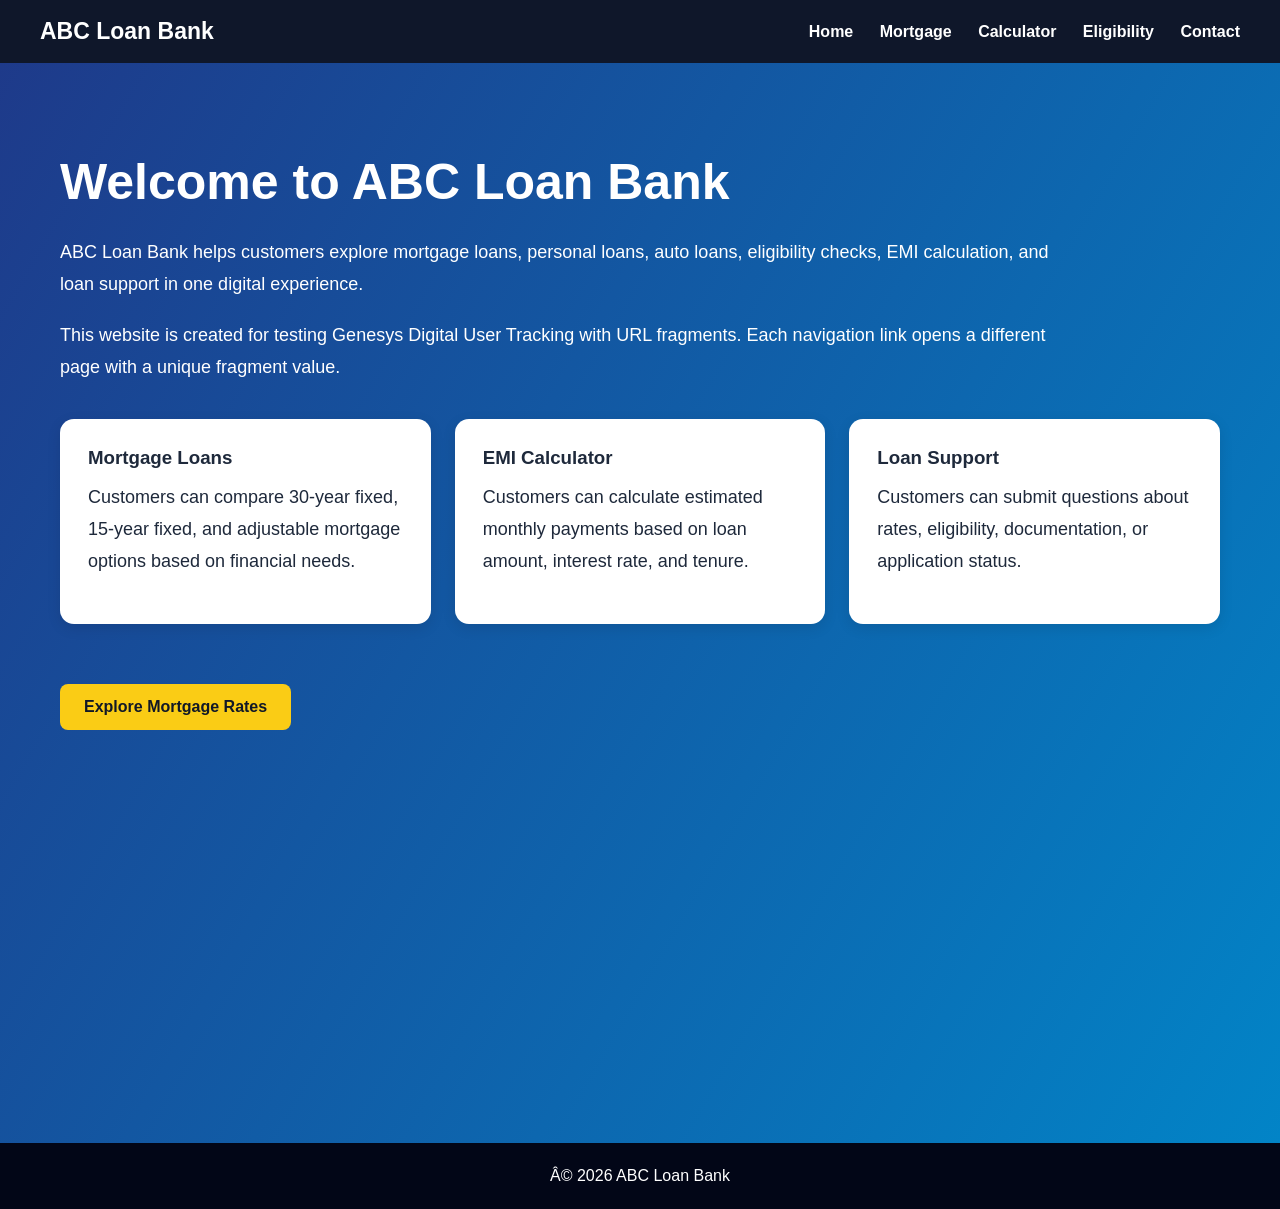
<file: index.html>
<!DOCTYPE html>
<html>
<head>
  <title>ABC Loan Bank - Home</title>
  <link rel="stylesheet" href="style.css">
</head>
<body id="home">

<header>
  <div class="logo">ABC Loan Bank</div>
  <nav>
    <a href="index.html#home">Home</a>
    <a href="mortgage.html#mortgage">Mortgage</a>
    <a href="calculator.html#calculator">Calculator</a>
    <a href="eligibility.html#eligibility">Eligibility</a>
    <a href="contact.html#contact">Contact</a>
  </nav>
</header>

<section class="hero section">
  <h1>Welcome to ABC Loan Bank</h1>

  <p>
    ABC Loan Bank helps customers explore mortgage loans, personal loans, auto loans,
    eligibility checks, EMI calculation, and loan support in one digital experience.
  </p>

  <p>
    This website is created for testing Genesys Digital User Tracking with URL fragments.
    Each navigation link opens a different page with a unique fragment value.
  </p>

  <div class="cards">
    <div class="card">
      <h3>Mortgage Loans</h3>
      <p>
        Customers can compare 30-year fixed, 15-year fixed, and adjustable mortgage
        options based on financial needs.
      </p>
    </div>

    <div class="card">
      <h3>EMI Calculator</h3>
      <p>
        Customers can calculate estimated monthly payments based on loan amount,
        interest rate, and tenure.
      </p>
    </div>

    <div class="card">
      <h3>Loan Support</h3>
      <p>
        Customers can submit questions about rates, eligibility, documentation,
        or application status.
      </p>
    </div>
  </div>

  <a class="btn" href="mortgage.html#mortgage">Explore Mortgage Rates</a>
</section>

<footer>© 2026 ABC Loan Bank</footer>

<!-- Paste Genesys Messenger / Digital Tracking script here -->

<script type="text/javascript" charset="utf-8">
  (function (g, e, n, es, ys) {
    g['_genesysJs'] = e;
    g[e] = g[e] || function () {
      (g[e].q = g[e].q || []).push(arguments)
    };
    g[e].t = 1 * new Date();
    g[e].c = es;
    ys = document.createElement('script'); ys.async = 1; ys.src = n; ys.charset = 'utf-8'; document.head.appendChild(ys);
  })(window, 'Genesys', 'https://apps.usw2.pure.cloud/genesys-bootstrap/genesys.min.js', {
    environment: 'prod-usw2',
    deploymentId: '629e7b7d-e7b8-43ed-8bc8-b997efb212d0'
  });
</script>

<script src="script.js"></script>
</body>
</html>
</file>
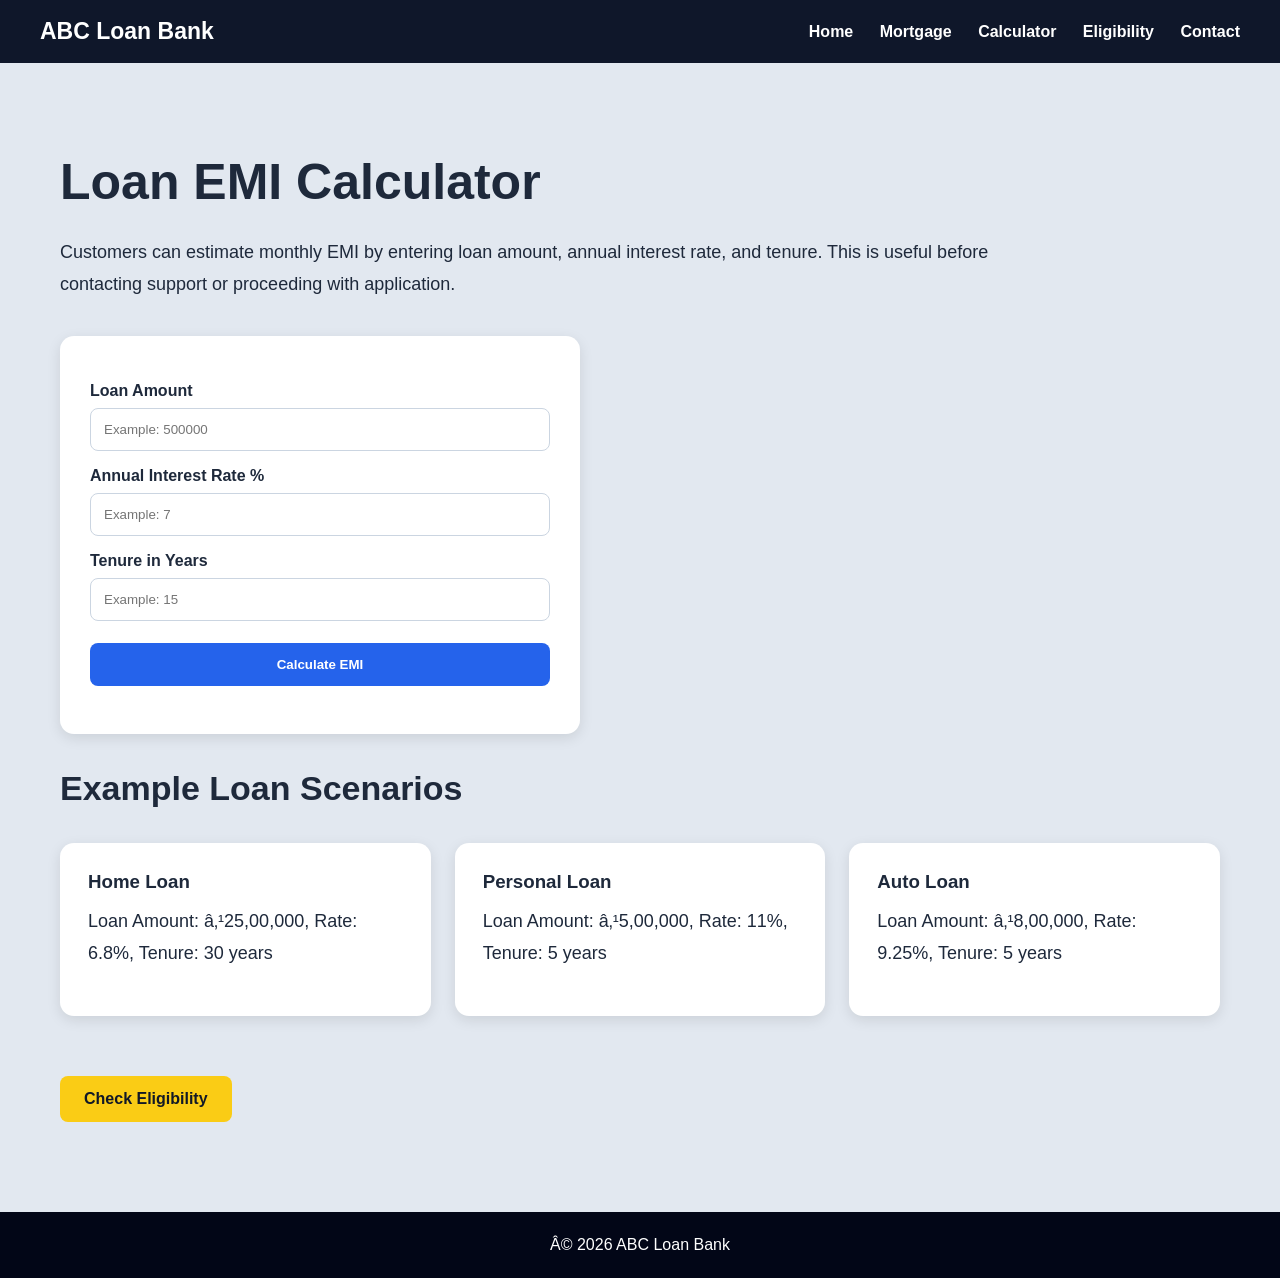
<file: calculator.html>
<!DOCTYPE html>
<html>
<head>
  <title>ABC Loan Bank - Calculator</title>
  <link rel="stylesheet" href="style.css">
</head>
<body id="calculator">

<header>
  <div class="logo">ABC Loan Bank</div>
  <nav>
    <a href="index.html#home">Home</a>
    <a href="mortgage.html#mortgage">Mortgage</a>
    <a href="calculator.html#calculator">Calculator</a>
    <a href="eligibility.html#eligibility">Eligibility</a>
    <a href="contact.html#contact">Contact</a>
  </nav>
</header>

<section class="section alt">
  <h1>Loan EMI Calculator</h1>

  <p>
    Customers can estimate monthly EMI by entering loan amount, annual interest rate,
    and tenure. This is useful before contacting support or proceeding with application.
  </p>

  <div class="calculator">
    <label>Loan Amount</label>
    <input type="number" id="amount" placeholder="Example: 500000">

    <label>Annual Interest Rate %</label>
    <input type="number" id="rate" placeholder="Example: 7">

    <label>Tenure in Years</label>
    <input type="number" id="years" placeholder="Example: 15">

    <button onclick="calculateEMI()">Calculate EMI</button>

    <h3 id="emiResult"></h3>
  </div>

  <h2>Example Loan Scenarios</h2>

  <div class="cards">
    <div class="card">
      <h3>Home Loan</h3>
      <p>Loan Amount: ₹25,00,000, Rate: 6.8%, Tenure: 30 years</p>
    </div>

    <div class="card">
      <h3>Personal Loan</h3>
      <p>Loan Amount: ₹5,00,000, Rate: 11%, Tenure: 5 years</p>
    </div>

    <div class="card">
      <h3>Auto Loan</h3>
      <p>Loan Amount: ₹8,00,000, Rate: 9.25%, Tenure: 5 years</p>
    </div>
  </div>

  <a class="btn" href="eligibility.html#eligibility">Check Eligibility</a>
</section>

<footer>© 2026 ABC Loan Bank</footer>

<!-- Paste Genesys Messenger / Digital Tracking script here -->

<script type="text/javascript" charset="utf-8">
  (function (g, e, n, es, ys) {
    g['_genesysJs'] = e;
    g[e] = g[e] || function () {
      (g[e].q = g[e].q || []).push(arguments)
    };
    g[e].t = 1 * new Date();
    g[e].c = es;
    ys = document.createElement('script'); ys.async = 1; ys.src = n; ys.charset = 'utf-8'; document.head.appendChild(ys);
  })(window, 'Genesys', 'https://apps.usw2.pure.cloud/genesys-bootstrap/genesys.min.js', {
    environment: 'prod-usw2',
    deploymentId: '629e7b7d-e7b8-43ed-8bc8-b997efb212d0'
  });
</script>

<script src="script.js"></script>
</body>
</html>
</file>
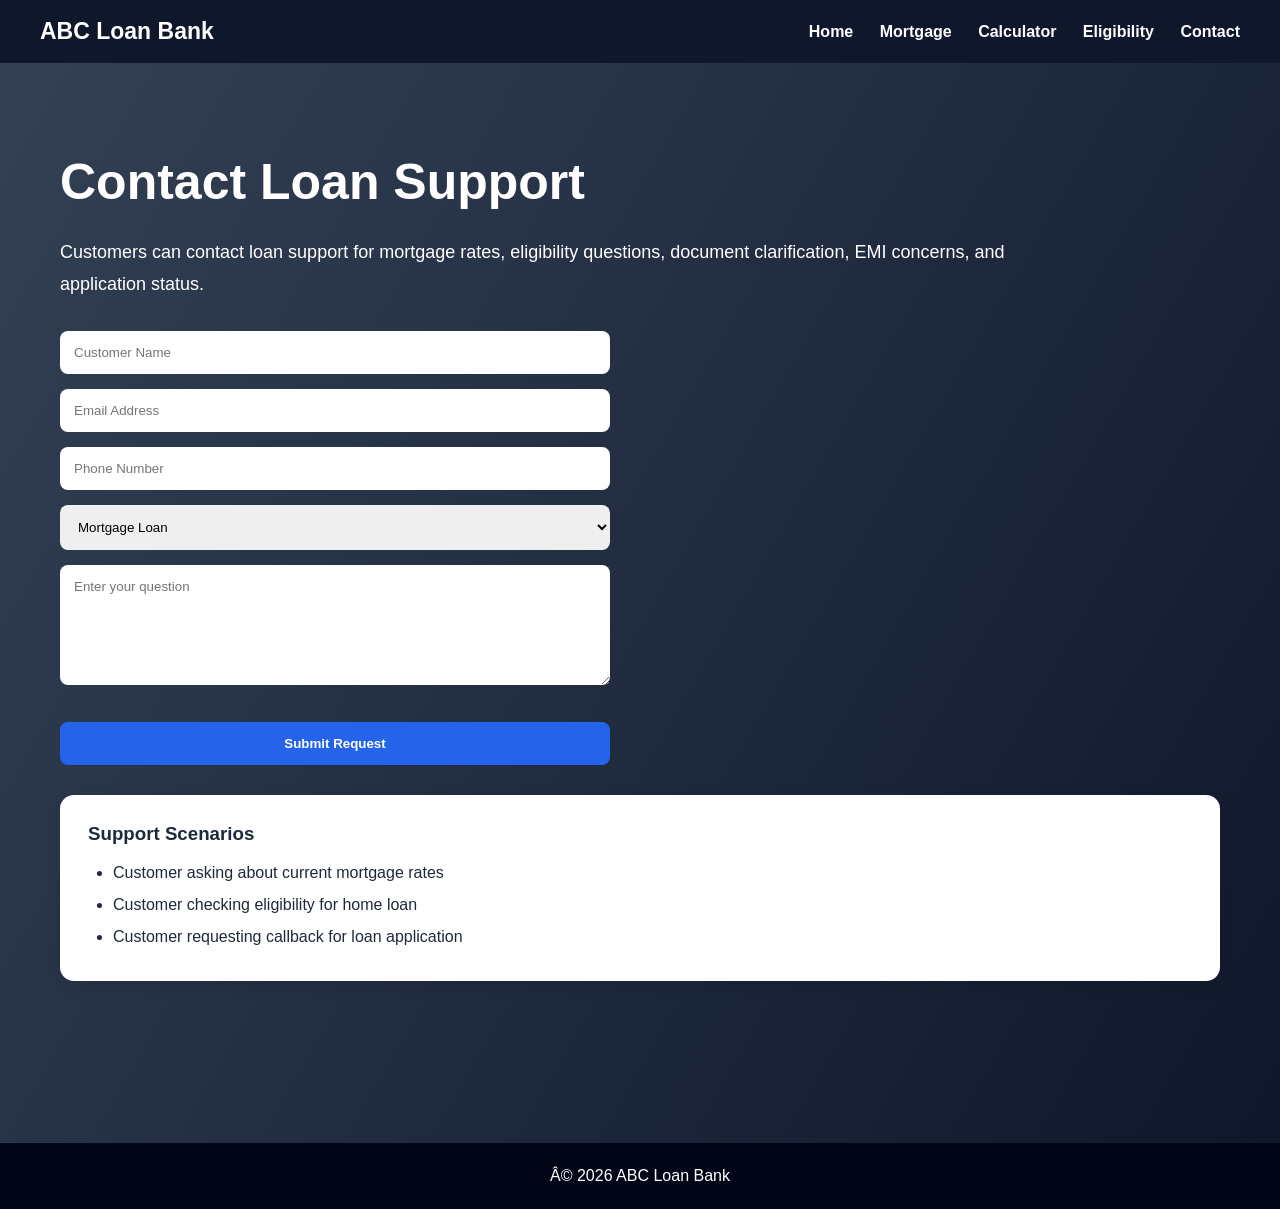
<file: contact.html>
<!DOCTYPE html>
<html>
<head>
  <title>ABC Loan Bank - Contact</title>
  <link rel="stylesheet" href="style.css">
</head>

<body id="contact">

<header>
  <div class="logo">ABC Loan Bank</div>
  <nav>
    <a href="index.html#home">Home</a>
    <a href="mortgage.html#mortgage">Mortgage</a>
    <a href="calculator.html#calculator">Calculator</a>
    <a href="eligibility.html#eligibility">Eligibility</a>
    <a href="contact.html#contact">Contact</a>
  </nav>
</header>

<section class="section contact">
  <h1>Contact Loan Support</h1>

  <p>
    Customers can contact loan support for mortgage rates, eligibility questions,
    document clarification, EMI concerns, and application status.
  </p>

  <form class="contact-form" id="customerInfoForm">
    <input type="text" id="customerName" placeholder="Customer Name" required>
    <input type="email" id="customerEmail" placeholder="Email Address" required>
    <input type="tel" id="customerPhone" placeholder="Phone Number" required>

    <select id="loanType">
      <option value="Mortgage Loan">Mortgage Loan</option>
      <option value="Personal Loan">Personal Loan</option>
      <option value="Auto Loan">Auto Loan</option>
      <option value="Existing Loan Support">Existing Loan Support</option>
    </select>

    <textarea id="customerQuestion" placeholder="Enter your question"></textarea>

    <button type="submit">Submit Request</button>
  </form>

  <h3 id="submitResult"></h3>

  <div class="support-info">
    <h3>Support Scenarios</h3>
    <ul>
      <li>Customer asking about current mortgage rates</li>
      <li>Customer checking eligibility for home loan</li>
      <li>Customer requesting callback for loan application</li>
      <lige and adjustable mortgage</li>
    </ul>
  </div>
</section>

<footer>© 2026 ABC Loan Bank</footer>

<!-- PASTE YOUR FULL GENESYS DEPLOYMENT SCRIPT BELOW THIS LINE -->

<script type="text/javascript" charset="utf-8">
  (function (g, e, n, es, ys) {
    g['_genesysJs'] = e;
    g[e] = g[e] || function () {
      (g[e].q = g[e].q || []).push(arguments)
    };
    g[e].t = 1 * new Date();
    g[e].c = es;
    ys = document.createElement('script'); ys.async = 1; ys.src = n; ys.charset = 'utf-8'; document.head.appendChild(ys);
  })(window, 'Genesys', 'https://apps.usw2.pure.cloud/genesys-bootstrap/genesys.min.js', {
    environment: 'prod-usw2',
    deploymentId: '629e7b7d-e7b8-43ed-8bc8-b997efb212d0'
  });
</script>

<!-- CUSTOMER DETAILS TRACKING SCRIPT -->
<script>
document.addEventListener("DOMContentLoaded", function () {
  const form = document.getElementById("customerInfoForm");

  form.addEventListener("submit", function (event) {
    event.preventDefault();

    const customerName = document.getElementById("customerName").value.trim();
    const customerEmail = document.getElementById("customerEmail").value.trim();
    const customerPhone = document.getElementById("customerPhone").value.trim();
    const loanType = document.getElementById("loanType").value;
    const customerQuestion = document.getElementById("customerQuestion").value.trim();
    const currentPage = window.location.href;

    if (!customerName || !customerEmail || !customerPhone) {
      document.getElementById("submitResult").innerText =
        "Please enter name, email, and phone.";
      return;
    }

    if (typeof Genesys === "function") {
      Genesys("subscribe", "Journey.ready", function () {
        Genesys("command", "Journey.record", {
          eventName: "customer_details_submitted",
          externalId: customerEmail,
          customAttributes: {
            customerName: customerName,
            customerEmail: customerEmail,
            customerPhone: customerPhone,
            loanType: loanType,
            customerQuestion: customerQuestion,
            currentPage: currentPage
          }
        });
      });

      document.getElementById("submitResult").innerText =
        "Customer details submitted and sent to Genesys journey tracking.";
    } else {
      document.getElementById("submitResult").innerText =
        "Genesys script is not loaded.";
    }
  });
});
</script>

</body>
</html>
</file>
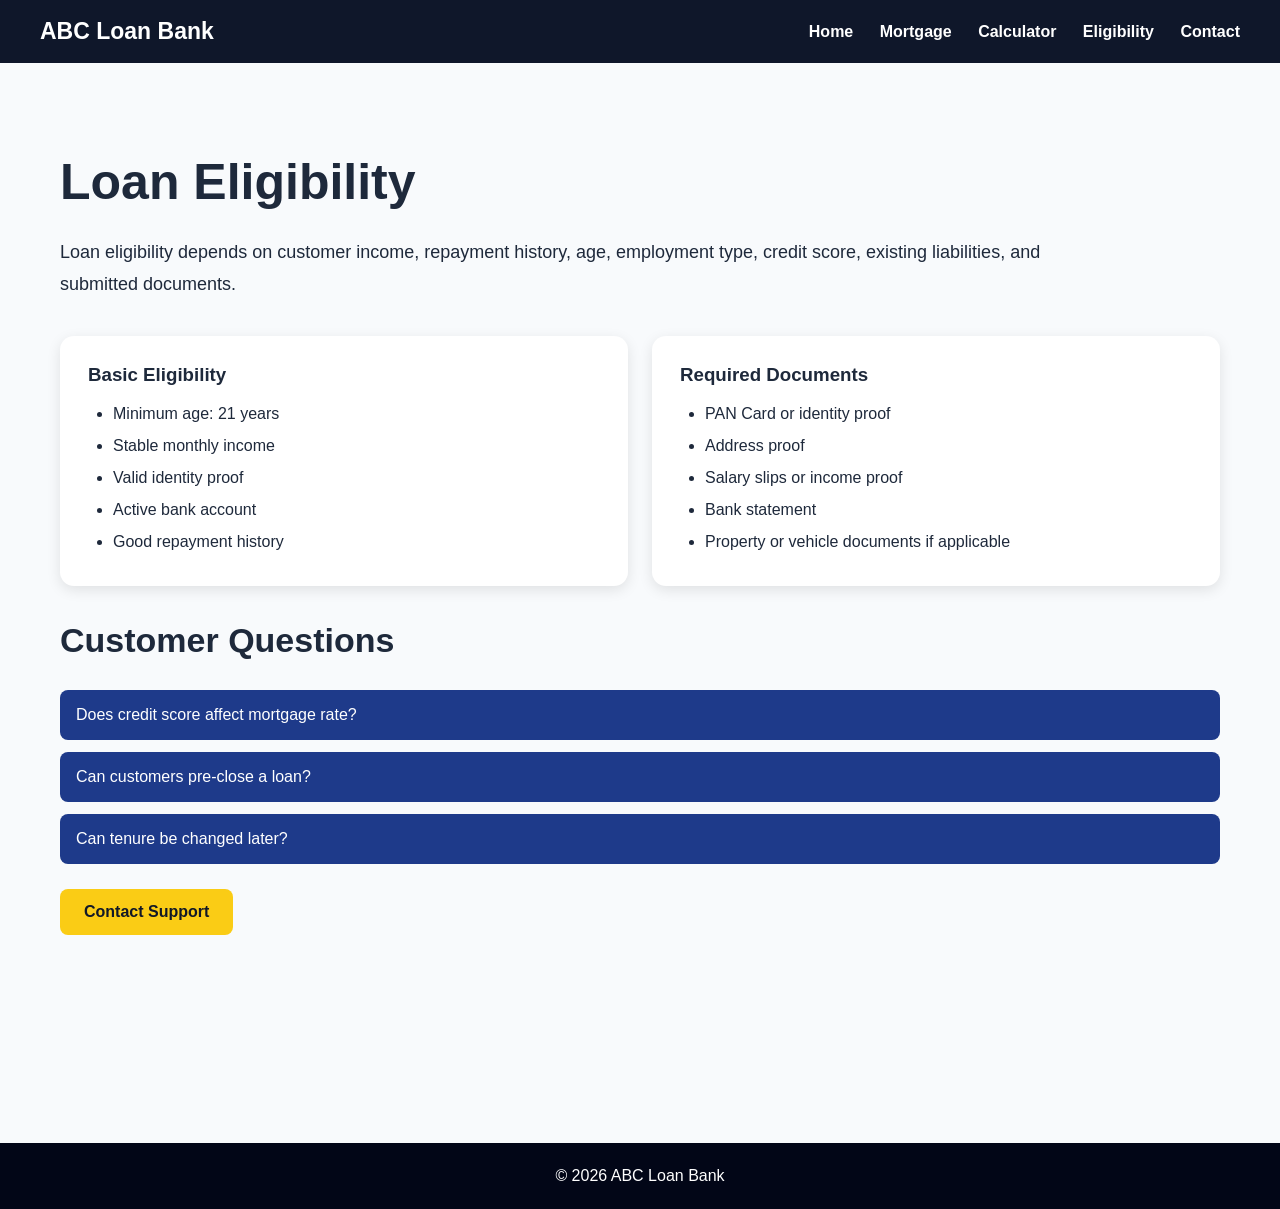
<file: eligibility.html>
<!DOCTYPE html>
<html>
<head>
  <title>ABC Loan Bank - Eligibility</title>
  <link rel="stylesheet" href="style.css">
</head>
<body id="eligibility">

<header>
  <div class="logo">ABC Loan Bank</div>
  <nav>
    <a href="index.html#home">Home</a>
    <a href="mortgage.html#mortgage">Mortgage</a>
    <a href="calculator.html#calculator">Calculator</a>
    <a href="eligibility.html#eligibility">Eligibility</a>
    <a href="contact.html#contact">Contact</a>
  </nav>
</header>

<section class="section">
  <h1>Loan Eligibility</h1>

  <p>
    Loan eligibility depends on customer income, repayment history, age, employment
    type, credit score, existing liabilities, and submitted documents.
  </p>

  <div class="eligibility-grid">
    <div class="eligibility-box">
      <h3>Basic Eligibility</h3>
      <ul>
        <li>Minimum age: 21 years</li>
        <li>Stable monthly income</li>
        <li>Valid identity proof</li>
        <li>Active bank account</li>
        <li>Good repayment history</li>
      </ul>
    </div>

    <div class="eligibility-box">
      <h3>Required Documents</h3>
      <ul>
        <li>PAN Card or identity proof</li>
        <li>Address proof</li>
        <li>Salary slips or income proof</li>
        <li>Bank statement</li>
        <li>Property or vehicle documents if applicable</li>
      </ul>
    </div>
  </div>

  <h2>Customer Questions</h2>

  <div class="faq">
    <button onclick="toggleFaq('q1')">Does credit score affect mortgage rate?</button>
    <p id="q1">Yes. A better credit score can help customers get better rates.</p>

    <button onclick="toggleFaq('q2')">Can customers pre-close a loan?</button>
    <p id="q2">Yes, based on product terms and bank policy.</p>

    <button onclick="toggleFaq('q3')">Can tenure be changed later?</button>
    <p id="q3">Tenure change may be possible after review and approval.</p>
  </div>

  <a class="btn" href="contact.html#contact">Contact Support</a>
</section>

<footer>© 2026 ABC Loan Bank</footer>

<!-- Paste Genesys Messenger / Digital Tracking script here -->

<script type="text/javascript" charset="utf-8">
  (function (g, e, n, es, ys) {
    g['_genesysJs'] = e;
    g[e] = g[e] || function () {
      (g[e].q = g[e].q || []).push(arguments)
    };
    g[e].t = 1 * new Date();
    g[e].c = es;
    ys = document.createElement('script'); ys.async = 1; ys.src = n; ys.charset = 'utf-8'; document.head.appendChild(ys);
  })(window, 'Genesys', 'https://apps.usw2.pure.cloud/genesys-bootstrap/genesys.min.js', {
    environment: 'prod-usw2',
    deploymentId: '629e7b7d-e7b8-43ed-8bc8-b997efb212d0'
  });
</script>

<script src="script.js"></script>
</body>
</html>
</file>
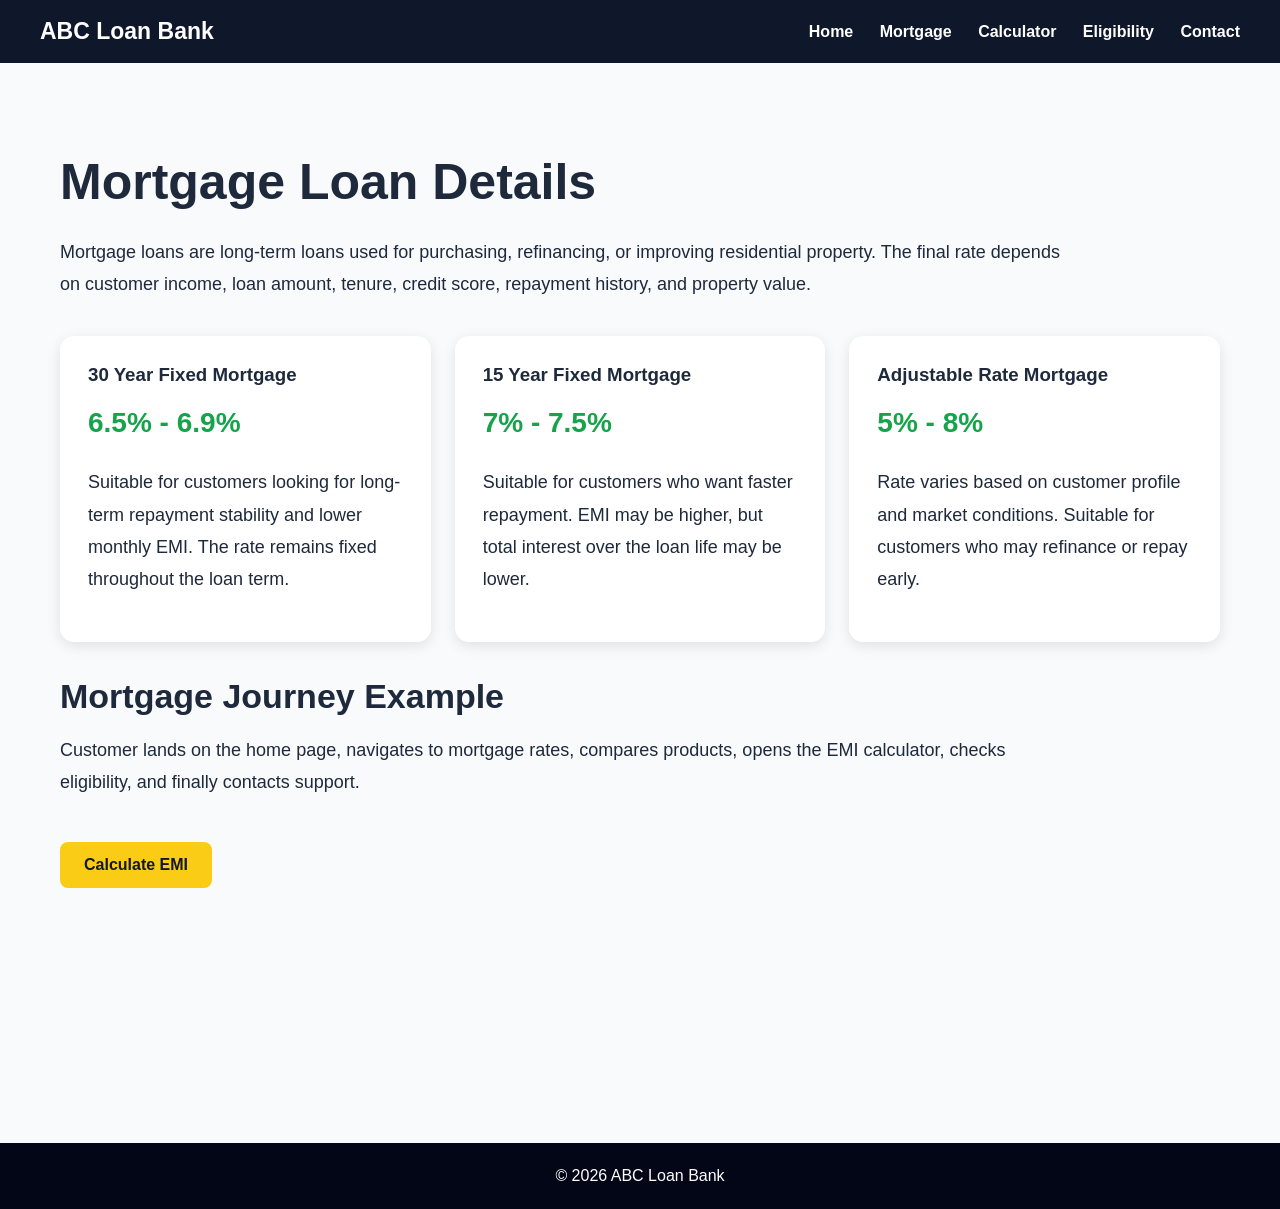
<file: mortgage.html>
<!DOCTYPE html>
<html>
<head>
  <title>ABC Loan Bank - Mortgage</title>
  <link rel="stylesheet" href="style.css">
</head>
<body id="mortgage">

<header>
  <div class="logo">ABC Loan Bank</div>
  <nav>
    <a href="index.html#home">Home</a>
    <a href="mortgage.html#mortgage">Mortgage</a>
    <a href="calculator.html#calculator">Calculator</a>
    <a href="eligibility.html#eligibility">Eligibility</a>
    <a href="contact.html#contact">Contact</a>
  </nav>
</header>

<section class="section">
  <h1>Mortgage Loan Details</h1>

  <p>
    Mortgage loans are long-term loans used for purchasing, refinancing, or improving
    residential property. The final rate depends on customer income, loan amount,
    tenure, credit score, repayment history, and property value.
  </p>

  <div class="loan-grid">
    <div class="loan-box">
      <h3>30 Year Fixed Mortgage</h3>
      <p class="rate">6.5% - 6.9%</p>
      <p>
        Suitable for customers looking for long-term repayment stability and lower
        monthly EMI. The rate remains fixed throughout the loan term.
      </p>
    </div>

    <div class="loan-box">
      <h3>15 Year Fixed Mortgage</h3>
      <p class="rate">7% - 7.5%</p>
      <p>
        Suitable for customers who want faster repayment. EMI may be higher, but
        total interest over the loan life may be lower.
      </p>
    </div>

    <div class="loan-box">
      <h3>Adjustable Rate Mortgage</h3>
      <p class="rate">5% - 8%</p>
      <p>
        Rate varies based on customer profile and market conditions. Suitable for
        customers who may refinance or repay early.
      </p>
    </div>
  </div>

  <h2>Mortgage Journey Example</h2>
  <p>
    Customer lands on the home page, navigates to mortgage rates, compares products,
    opens the EMI calculator, checks eligibility, and finally contacts support.
  </p>

  <a class="btn" href="calculator.html#calculator">Calculate EMI</a>
</section>

<footer>© 2026 ABC Loan Bank</footer>

<!-- Paste Genesys Messenger / Digital Tracking script here -->

<script type="text/javascript" charset="utf-8">
  (function (g, e, n, es, ys) {
    g['_genesysJs'] = e;
    g[e] = g[e] || function () {
      (g[e].q = g[e].q || []).push(arguments)
    };
    g[e].t = 1 * new Date();
    g[e].c = es;
    ys = document.createElement('script'); ys.async = 1; ys.src = n; ys.charset = 'utf-8'; document.head.appendChild(ys);
  })(window, 'Genesys', 'https://apps.usw2.pure.cloud/genesys-bootstrap/genesys.min.js', {
    environment: 'prod-usw2',
    deploymentId: '629e7b7d-e7b8-43ed-8bc8-b997efb212d0'
  });
</script>

<script src="script.js"></script>
</body>
</html>
</file>
<file: style.css>
* {
  margin: 0;
  padding: 0;
  box-sizing: border-box;
  font-family: Arial, Helvetica, sans-serif;
}

body {
  background: #f8fafc;
  color: #1e293b;
}

header {
  position: sticky;
  top: 0;
  z-index: 1000;
  background: #0f172a;
  color: white;
  padding: 18px 40px;
  display: flex;
  justify-content: space-between;
  align-items: center;
}

.logo {
  font-size: 23px;
  font-weight: bold;
}

nav a {
  color: white;
  text-decoration: none;
  margin-left: 22px;
  font-weight: bold;
}

nav a:hover {
  color: #38bdf8;
}

.section {
  min-height: 120vh;
  padding: 90px 60px;
}

.hero {
  background: linear-gradient(120deg, #1e3a8a, #0284c7);
  color: white;
}

.alt {
  background: #e2e8f0;
}

.contact {
  background: linear-gradient(120deg, #334155, #0f172a);
  color: white;
}

h1 {
  font-size: 50px;
  margin-bottom: 25px;
}

h2 {
  font-size: 34px;
  margin-top: 35px;
  margin-bottom: 18px;
}

h3 {
  margin-bottom: 12px;
}

p {
  font-size: 18px;
  line-height: 1.8;
  margin-bottom: 18px;
  max-width: 1000px;
}

.cards,
.loan-grid,
.eligibility-grid {
  display: grid;
  gap: 24px;
  margin: 35px 0;
}

.cards,
.loan-grid {
  grid-template-columns: repeat(3, 1fr);
}

.eligibility-grid {
  grid-template-columns: repeat(2, 1fr);
}

.card,
.loan-box,
.eligibility-box,
.support-info {
  background: white;
  color: #1e293b;
  padding: 28px;
  border-radius: 14px;
  box-shadow: 0 4px 14px rgba(0,0,0,0.1);
}

.rate {
  font-size: 28px;
  color: #16a34a;
  font-weight: bold;
}

.btn {
  display: inline-block;
  margin-top: 25px;
  background: #facc15;
  color: #111827;
  padding: 14px 24px;
  border-radius: 8px;
  text-decoration: none;
  font-weight: bold;
}

.calculator {
  background: white;
  color: #1e293b;
  max-width: 520px;
  padding: 30px;
  border-radius: 14px;
  margin: 35px 0;
  box-shadow: 0 4px 14px rgba(0,0,0,0.1);
}

.calculator label {
  display: block;
  font-weight: bold;
  margin-top: 16px;
}

.calculator input {
  width: 100%;
  padding: 13px;
  margin-top: 8px;
  border: 1px solid #cbd5e1;
  border-radius: 8px;
}

.calculator button,
.contact-form button {
  margin-top: 22px;
  width: 100%;
  padding: 14px;
  background: #2563eb;
  color: white;
  border: none;
  font-weight: bold;
  border-radius: 8px;
  cursor: pointer;
}

#emiResult {
  color: #16a34a;
  margin-top: 18px;
}

.eligibility-box ul,
.support-info ul {
  margin-left: 25px;
  line-height: 2;
}

.faq button {
  width: 100%;
  padding: 16px;
  background: #1e3a8a;
  color: white;
  border: none;
  text-align: left;
  margin-top: 12px;
  border-radius: 8px;
  cursor: pointer;
  font-size: 16px;
}

.faq p {
  display: none;
  background: #dbeafe;
  padding: 16px;
  color: #1e293b;
  border-radius: 8px;
  margin-top: 6px;
}

.contact-form {
  max-width: 550px;
  display: flex;
  flex-direction: column;
  gap: 15px;
  margin: 30px 0;
}

.contact-form input,
.contact-form select,
.contact-form textarea {
  padding: 14px;
  border-radius: 8px;
  border: none;
}

.contact-form textarea {
  height: 120px;
}

footer {
  background: #020617;
  color: white;
  text-align: center;
  padding: 24px;
}

@media screen and (max-width: 900px) {
  header {
    flex-direction: column;
    align-items: flex-start;
  }

  nav {
    margin-top: 12px;
  }

  nav a {
    display: inline-block;
    margin: 8px 12px 0 0;
  }

  .section {
    padding: 70px 25px;
  }

  h1 {
    font-size: 36px;
  }

  .cards,
  .loan-grid,
  .eligibility-grid {
    grid-template-columns: 1fr;
  }
}
</file>
